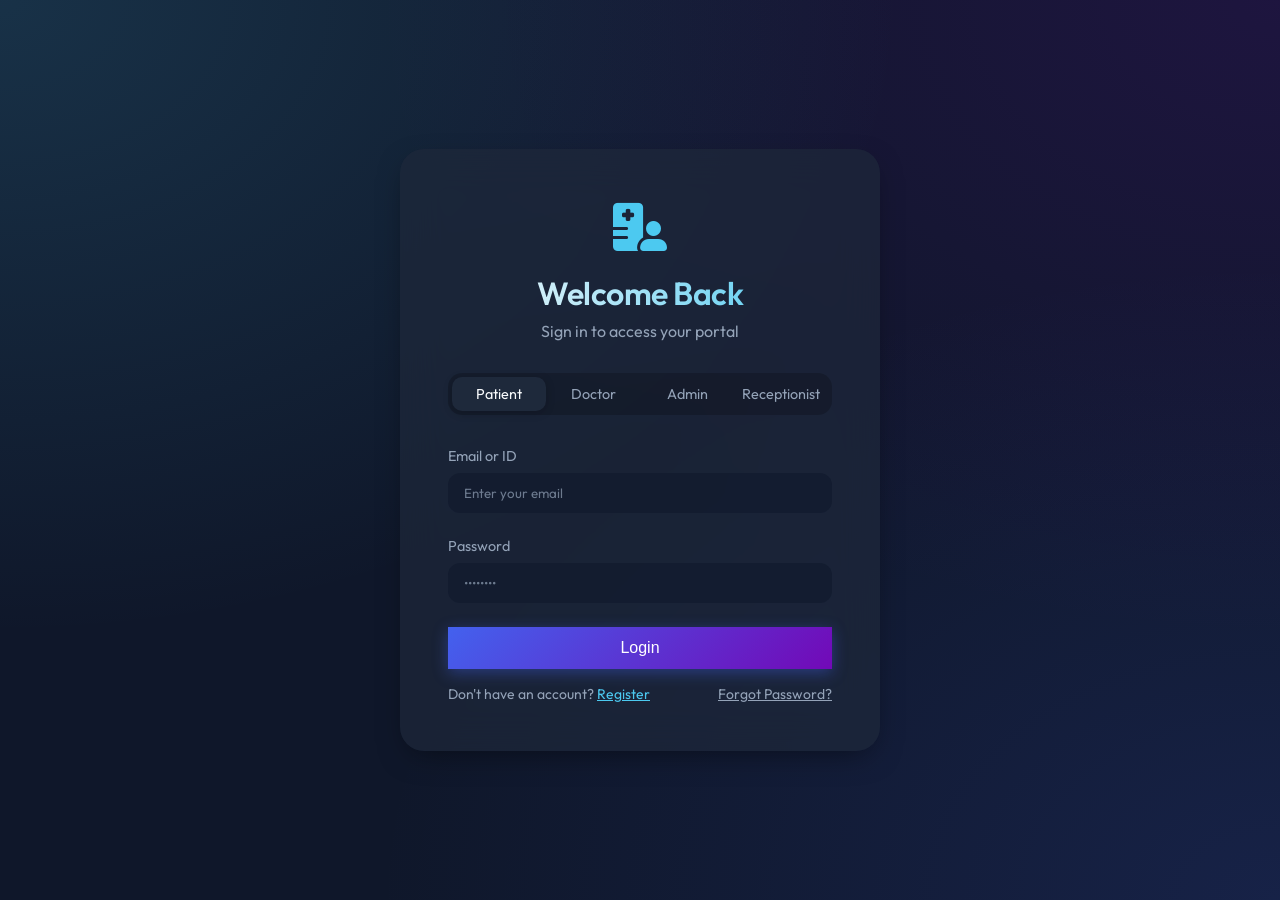
<file: frontend/index.html>
<!DOCTYPE html>
<html lang="en">

<head>
    <meta charset="UTF-8">
    <meta name="viewport" content="width=device-width, initial-scale=1.0">
    <title>MediCare - Doctor Appointment System</title>
    <link rel="stylesheet" href="style.css">
    <link rel="stylesheet" href="https://cdnjs.cloudflare.com/ajax/libs/font-awesome/6.4.0/css/all.min.css">
    <script src="https://checkout.razorpay.com/v1/checkout.js"></script>
</head>

<body>
    <div id="app"></div>
    <script src="app.js"></script>
</body>

</html>
</file>
<file: frontend/style.css>
@import url('https://fonts.googleapis.com/css2?family=Outfit:wght@300;400;500;600;700&display=swap');

:root {
    --primary: #4cc9f0;
    --secondary: #4361ee;
    --accent: #7209b7;
    --background: #0f172a;
    --surface: #1e293b;
    --surface-glass: rgba(30, 41, 59, 0.7);
    --text-primary: #f8fafc;
    --text-secondary: #94a3b8;
    --success: #10b981;
    --danger: #ef4444;
    --shadow: 0 10px 30px -10px rgba(0, 0, 0, 0.5);
    --font-main: 'Outfit', sans-serif;
    --z-input: 100;
}

* {
    margin: 0;
    padding: 0;
    box-sizing: border-box;
}

body {
    font-family: var(--font-main);
    background-color: var(--background);
    background-image:
        radial-gradient(at 0% 0%, rgba(76, 201, 240, 0.15) 0px, transparent 50%),
        radial-gradient(at 100% 0%, rgba(114, 9, 183, 0.15) 0px, transparent 50%),
        radial-gradient(at 100% 100%, rgba(67, 97, 238, 0.15) 0px, transparent 50%);
    background-attachment: fixed;
    color: var(--text-primary);
    min-height: 100vh;
    display: flex;
    flex-direction: column;
}

/* Animations */
@keyframes fadeIn {
    from {
        opacity: 0;
        transform: translateY(10px);
    }

    to {
        opacity: 1;
        transform: translateY(0);
    }
}

.fade-in {
    animation: fadeIn 0.4s ease-out forwards;
}

/* Typography */
h1,
h2,
h3,
h4,
h5,
h6 {
    font-weight: 600;
    letter-spacing: -0.5px;
}

/* Buttons */
.btn {
    display: inline-flex;
    align-items: center;
    justify-content: center;
    padding: 12px 24px;
    border-radius: var(--radius);
    font-weight: 500;
    font-size: 1rem;
    cursor: pointer;
    transition: all 0.3s ease;
    border: none;
    outline: none;
    gap: 0.5rem;
}

.btn-primary {
    background: linear-gradient(135deg, var(--secondary), var(--accent));
    color: white;
    box-shadow: 0 4px 15px rgba(67, 97, 238, 0.4);
}

/* hover removed */

.btn-secondary {
    background: rgba(255, 255, 255, 0.05);
    color: var(--text-primary);
    border: 1px solid var(--border);
}

/* hover removed */

.btn-ghost {
    background: transparent;
    color: var(--text-secondary);
}

/* hover removed */

/* Forms */
.form-group {
    margin-bottom: 1.5rem;
    text-align: left;
}

.form-label {
    display: block;
    margin-bottom: 0.5rem;
    color: var(--text-secondary);
    font-size: 0.9rem;
}

.form-input {
    width: 100%;
    padding: 12px 16px;
    background: rgba(15, 23, 42, 0.5);
    border: 1px solid var(--border);
    border-radius: 12px;
    color: var(--text-primary);
    font-family: var(--font-main);
    transition: all 0.3s ease;

    /* Input interaction hardening */
    position: relative;
    z-index: var(--z-input);
    pointer-events: auto;
    user-select: text;
    -webkit-user-select: text;
    caret-color: var(--primary);
}

.form-input:focus {
    border-color: var(--primary);
    box-shadow: 0 0 0 4px rgba(76, 201, 240, 0.1);
    outline: none;
    background: rgba(15, 23, 42, 0.8);
}

.form-input::placeholder {
    color: var(--text-secondary);
    opacity: 0.7;
}

/* Auth Layout */
.auth-container {
    display: flex;
    justify-content: center;
    align-items: center;
    min-height: 100vh;
    padding: 2rem;
}

.auth-card {
    background: var(--surface-glass);
    backdrop-filter: blur(20px);
    -webkit-backdrop-filter: blur(20px);
    border: 1px solid var(--border);
    border-radius: 24px;
    padding: 3rem;
    width: 100%;
    max-width: 480px;
    box-shadow: var(--shadow);
    text-align: center;
}

.auth-header {
    margin-bottom: 2rem;
}

.auth-title {
    font-size: 2rem;
    margin-bottom: 0.5rem;
    background: linear-gradient(to right, var(--text-primary), var(--primary));
    -webkit-background-clip: text;
    background-clip: text;
    -webkit-text-fill-color: transparent;
}

.auth-subtitle {
    color: var(--text-secondary);
}

.role-switcher {
    display: flex;
    background: rgba(0, 0, 0, 0.2);
    padding: 4px;
    border-radius: 14px;
    margin-bottom: 2rem;
}

.role-btn {
    flex: 1;
    padding: 8px;
    text-align: center;
    border-radius: 10px;
    cursor: pointer;
    font-size: 0.9rem;
    color: var(--text-secondary);
    transition: all 0.3s ease;
}

.role-btn.active {
    background: var(--surface);
    color: var(--text-primary);
    box-shadow: 0 2px 10px rgba(0, 0, 0, 0.2);
}

/* Dashboard Layout */
.dashboard-layout {
    display: flex;
    height: 100vh;
    overflow: hidden;
}

.sidebar {
    width: 280px;
    background: var(--surface-glass);
    backdrop-filter: blur(20px);
    border-right: 1px solid var(--border);
    display: flex;
    flex-direction: column;
    padding: 2rem 1rem;
    transition: transform 0.3s ease;
    /* Allow scrollbar */
    scrollbar-width: auto;
    /* Firefox */
    -ms-overflow-style: auto;
    /* IE and Edge */
}

.sidebar::-webkit-scrollbar {
    width: 6px;
}

.sidebar::-webkit-scrollbar-thumb {
    background-color: var(--border);
    border-radius: 10px;
}

.sidebar-header {
    display: flex;
    align-items: center;
    gap: 1rem;
    padding: 0 1rem 2rem 1rem;
    border-bottom: 1px solid var(--border);
    margin-bottom: 1rem;
}

.logo-text {
    font-size: 1.25rem;
    font-weight: 700;
    color: var(--text-primary);
}

.nav-links {
    display: flex;
    flex-direction: column;
    gap: 0.5rem;
    flex: 1;
    overflow-y: auto;
    /* Allow scrollbar */
    scrollbar-width: auto;
    /* Firefox */
    -ms-overflow-style: auto;
    /* IE and Edge */
}

.nav-links::-webkit-scrollbar {
    width: 6px;
}

.nav-links::-webkit-scrollbar-thumb {
    background-color: var(--border);
    border-radius: 10px;
}

.nav-item {
    display: flex;
    align-items: center;
    gap: 1rem;
    padding: 12px 16px;
    border-radius: 12px;
    color: var(--text-secondary);
    cursor: pointer;
    transition: all 0.2s ease;
    text-decoration: none;
}

.nav-item.active {
    background: rgba(67, 97, 238, 0.1);
    color: var(--primary);
}

.nav-item i {
    width: 20px;
}

.main-content {
    flex: 1;
    overflow-y: auto;
    padding: 2rem;
    position: relative;
}

/* Dashboard Widgets */
.header-bar {
    display: flex;
    justify-content: space-between;
    align-items: center;
    margin-bottom: 2rem;
}

.greeting h1 {
    font-size: 1.8rem;
    margin-bottom: 0.25rem;
}

.user-profile-widget {
    display: flex;
    align-items: center;
    gap: 1rem;
    background: var(--surface);
    padding: 8px 16px 8px 8px;
    border-radius: 50px;
    border: 1px solid var(--border);
}

.avatar {
    width: 40px;
    height: 40px;
    border-radius: 50%;
    background: linear-gradient(135deg, var(--secondary), var(--accent));
    display: flex;
    align-items: center;
    justify-content: center;
    color: white;
    font-weight: 600;
}

/* Grid Layouts */
.grid-cols-3 {
    display: grid;
    grid-template-columns: repeat(auto-fit, minmax(280px, 1fr));
    gap: 1.5rem;
}

.grid-cols-2 {
    display: grid;
    grid-template-columns: repeat(auto-fit, minmax(400px, 1fr));
    gap: 1.5rem;
}

.card {
    background: var(--surface-glass);
    border: 1px solid var(--border);
    border-radius: 20px;
    padding: 1.5rem;
    transition: transform 0.3s ease;
}

/* hover removed */

.card-header {
    display: flex;
    justify-content: space-between;
    align-items: center;
    margin-bottom: 1.5rem;
}

.card-title {
    font-size: 1.1rem;
    font-weight: 600;
    color: var(--text-primary);
}

/* Stat Card */
.stat-card {
    display: flex;
    align-items: center;
    gap: 1.5rem;
}

.stat-icon {
    width: 60px;
    height: 60px;
    border-radius: 16px;
    display: flex;
    align-items: center;
    justify-content: center;
    font-size: 1.5rem;
    background: rgba(67, 97, 238, 0.1);
    color: var(--secondary);
}

.stat-info h3 {
    font-size: 1.8rem;
    margin-bottom: 0.25rem;
}

/* Tables */
.table-container {
    width: 100%;
    overflow-x: auto;
}

table {
    width: 100%;
    border-collapse: collapse;
}

th {
    text-align: left;
    padding: 1rem;
    color: var(--text-secondary);
    font-weight: 500;
    font-size: 0.9rem;
    border-bottom: 1px solid var(--border);
}

td {
    padding: 1rem;
    border-bottom: 1px solid rgba(148, 163, 184, 0.05);
}

.status-badge {
    padding: 4px 12px;
    border-radius: 20px;
    font-size: 0.8rem;
    font-weight: 500;
}

.status-confirmed {
    background: rgba(16, 185, 129, 0.1);
    color: var(--success);
}

.status-pending {
    background: rgba(245, 158, 11, 0.1);
    color: #f59e0b;
}

.status-cancelled {
    background: rgba(239, 68, 68, 0.1);
    color: var(--danger);
}

/* Utility */
.mt-4 {
    margin-top: 1rem;
}

.mb-4 {
    margin-bottom: 1rem;
}

.text-sm {
    font-size: 0.875rem;
}

.text-muted {
    color: var(--text-secondary);
}

/* Responsive */
@media (max-width: 1024px) {
    .sidebar {
        width: 240px;
    }

    .grid-cols-3 {
        grid-template-columns: repeat(2, 1fr);
    }
}

@media (max-width: 768px) {
    .dashboard-layout {
        flex-direction: column;
    }

    .sidebar {
        width: 100%;
        height: auto;
        border-right: none;
        border-bottom: 1px solid var(--border);
        padding: 1rem;
    }

    .nav-links {
        flex-direction: row;
        overflow-x: auto;
        padding-bottom: 0.5rem;
    }

    .nav-item {
        white-space: nowrap;
        padding: 8px 12px;
        font-size: 0.9rem;
    }

    .main-content {
        padding: 1rem;
        width: 100%;
    }

    .grid-cols-3,
    .grid-cols-2 {
        grid-template-columns: 1fr;
    }

    .auth-card {
        padding: 2rem;
        max-width: 100%;
        margin: 1rem;
    }

    h1 {
        font-size: 1.5rem;
    }

    h2 {
        font-size: 1.25rem;
    }

    h3 {
        font-size: 1.1rem;
    }

    .stat-card {
        padding: 1rem;
    }

    .card {
        padding: 1.25rem;
    }
}
</file>
